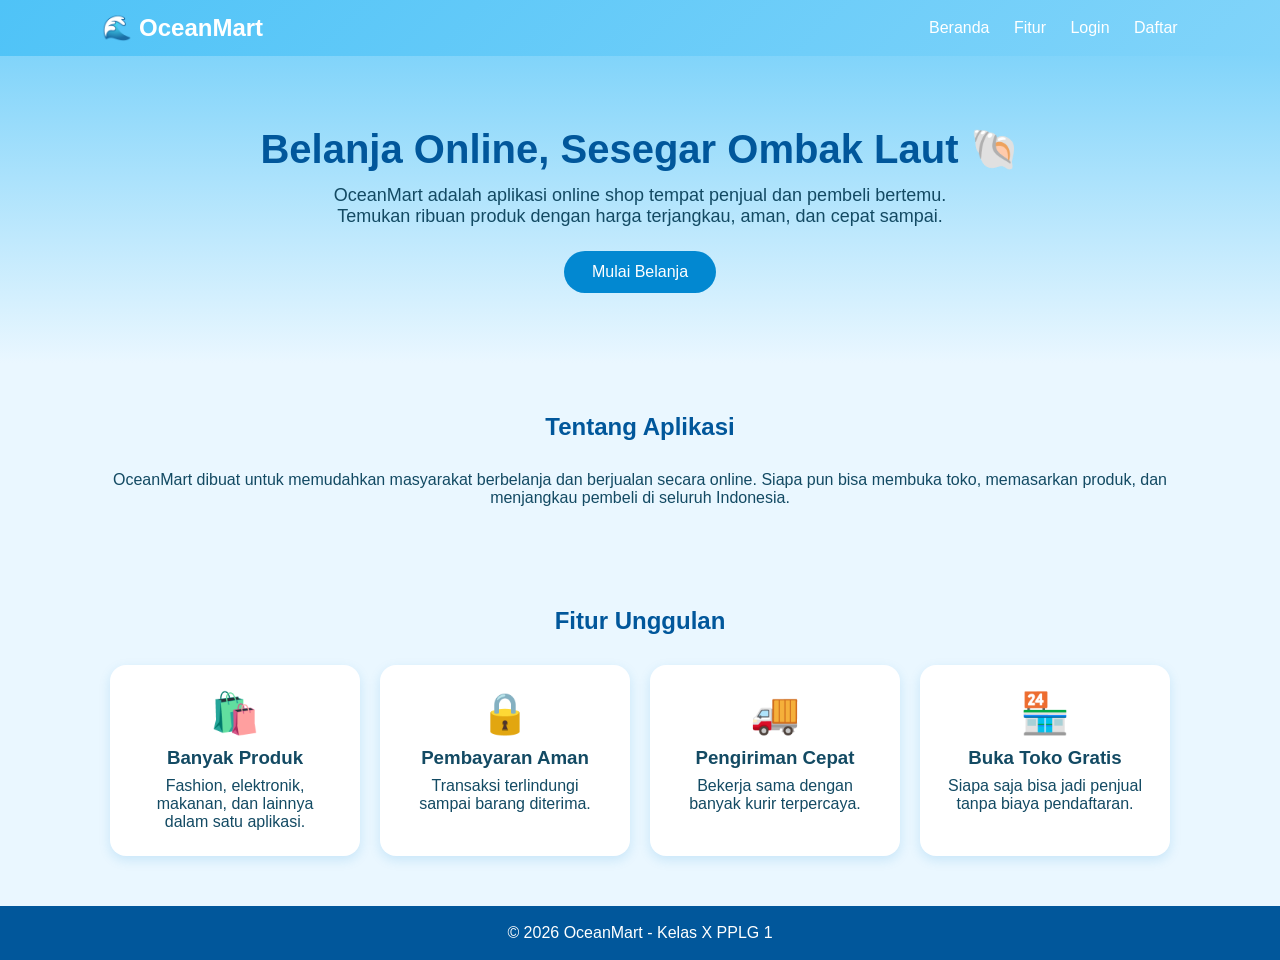
<file: index.html>
<!DOCTYPE html>
<html lang="id">
<head>
  <meta charset="UTF-8">
  <meta name="viewport" content="width=device-width, initial-scale=1.0">
  <title>OceanMart - Belanja Online Segar Seperti Laut</title>
  <link rel="stylesheet" href="style.css">
</head>
<body>
  <header>
    <div class="logo">🌊 OceanMart</div>
    <nav>
      <a href="index.html">Beranda</a>
      <a href="#fitur">Fitur</a>
      <a href="login.html">Login</a>
      <a href="register.html">Daftar</a>
    </nav>
  </header>

  <div class="hero">
    <h1>Belanja Online, Sesegar Ombak Laut 🐚</h1>
    <p>OceanMart adalah aplikasi online shop tempat penjual dan pembeli bertemu.
       Temukan ribuan produk dengan harga terjangkau, aman, dan cepat sampai.</p>
    <a href="register.html" class="btn">Mulai Belanja</a>
  </div>

  <section id="tentang">
    <h2>Tentang Aplikasi</h2>
    <p>OceanMart dibuat untuk memudahkan masyarakat berbelanja dan berjualan secara online.
       Siapa pun bisa membuka toko, memasarkan produk, dan menjangkau pembeli di seluruh Indonesia.</p>
  </section>

  <section id="fitur">
    <h2>Fitur Unggulan</h2>
    <div class="cards">
      <div class="card"><div class="icon">🛍️</div><h3>Banyak Produk</h3><p>Fashion, elektronik, makanan, dan lainnya dalam satu aplikasi.</p></div>
      <div class="card"><div class="icon">🔒</div><h3>Pembayaran Aman</h3><p>Transaksi terlindungi sampai barang diterima.</p></div>
      <div class="card"><div class="icon">🚚</div><h3>Pengiriman Cepat</h3><p>Bekerja sama dengan banyak kurir terpercaya.</p></div>
      <div class="card"><div class="icon">🏪</div><h3>Buka Toko Gratis</h3><p>Siapa saja bisa jadi penjual tanpa biaya pendaftaran.</p></div>
    </div>
  </section>

  <footer>© 2026 OceanMart - Kelas X PPLG 1</footer>
</body>
</html>
</file>
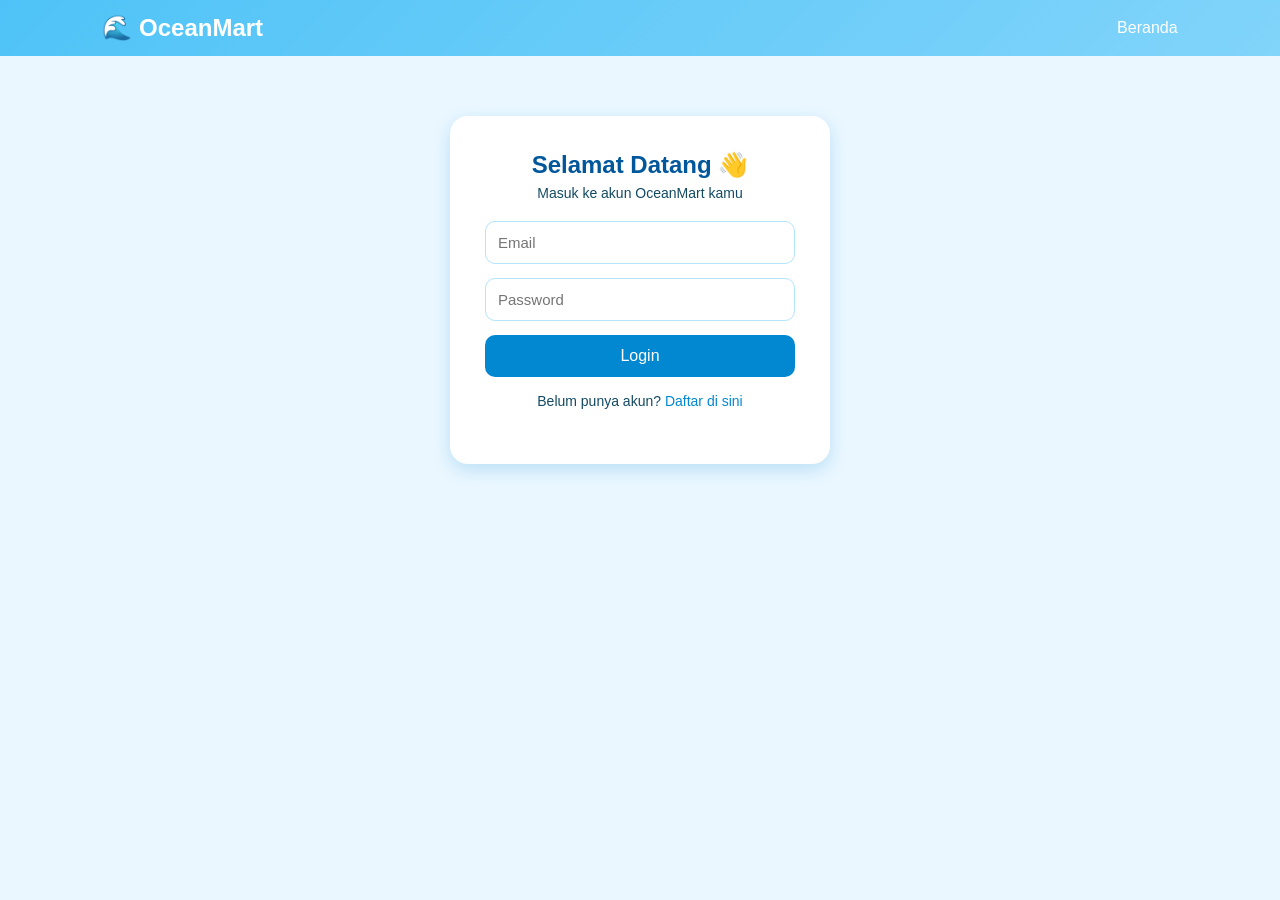
<file: login.html>
<!DOCTYPE html>
<html lang="id">
<head>
  <meta charset="UTF-8">
  <meta name="viewport" content="width=device-width, initial-scale=1.0">
  <title>Login - OceanMart</title>
  <link rel="stylesheet" href="style.css">
</head>
<body>
  <header>
    <div class="logo">🌊 OceanMart</div>
    <nav><a href="index.html">Beranda</a></nav>
  </header>

  <div class="auth-box">
    <h2>Selamat Datang 👋</h2>
    <p>Masuk ke akun OceanMart kamu</p>
    <form>
      <input type="email" placeholder="Email" required>
      <input type="password" placeholder="Password" required>
      <button type="submit" class="btn">Login</button>
    </form>
    <p style="margin-top:16px;">Belum punya akun? <a href="register.html">Daftar di sini</a></p>
  </div>
</body>
</html>
</file>
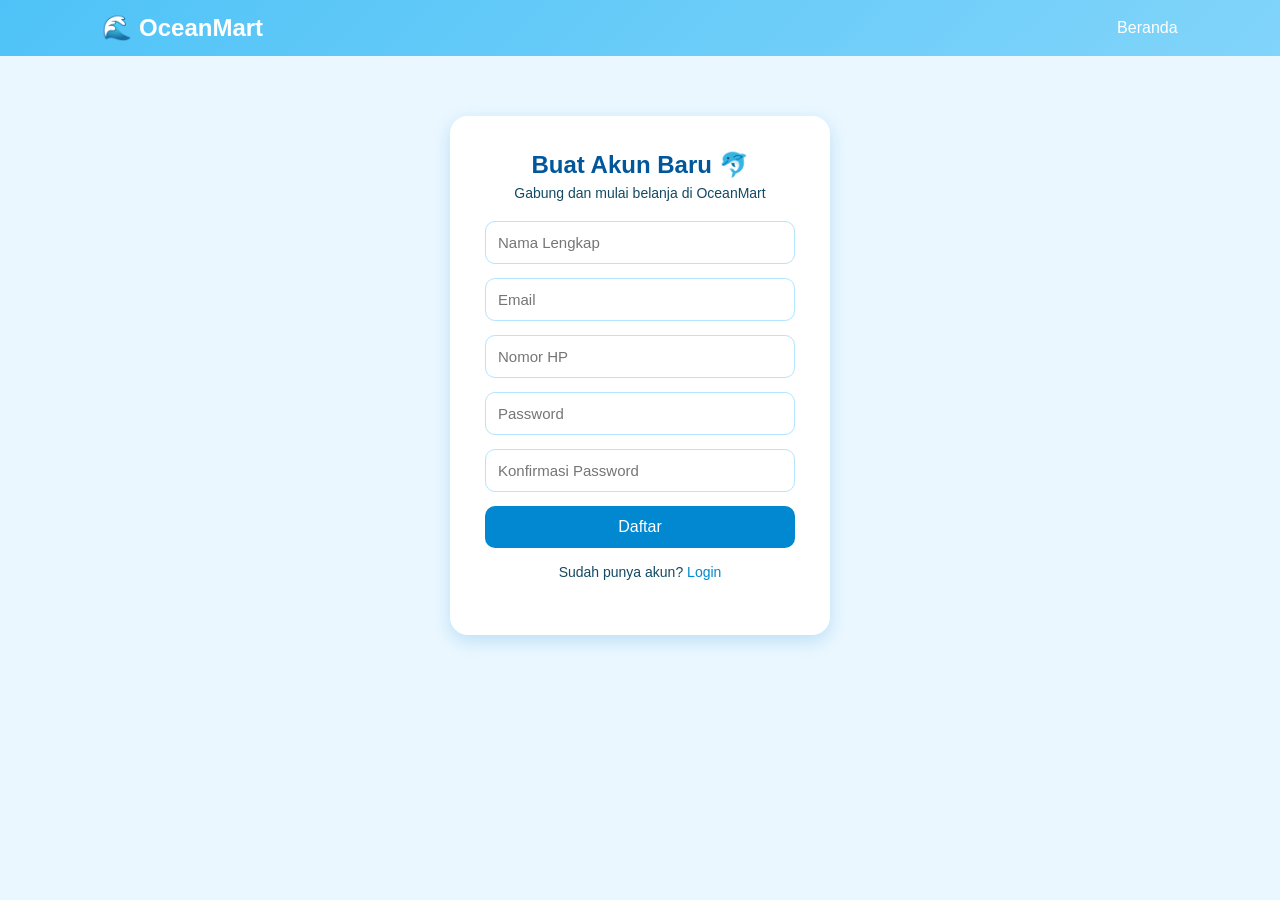
<file: register.html>
<!DOCTYPE html>
<html lang="id">
<head>
  <meta charset="UTF-8">
  <meta name="viewport" content="width=device-width, initial-scale=1.0">
  <title>Daftar - OceanMart</title>
  <link rel="stylesheet" href="style.css">
</head>
<body>
  <header>
    <div class="logo">🌊 OceanMart</div>
    <nav><a href="index.html">Beranda</a></nav>
  </header>

  <div class="auth-box">
    <h2>Buat Akun Baru 🐬</h2>
    <p>Gabung dan mulai belanja di OceanMart</p>
    <form>
      <input type="text" placeholder="Nama Lengkap" required>
      <input type="email" placeholder="Email" required>
      <input type="tel" placeholder="Nomor HP" required>
      <input type="password" placeholder="Password" required>
      <input type="password" placeholder="Konfirmasi Password" required>
      <button type="submit" class="btn">Daftar</button>
    </form>
    <p style="margin-top:16px;">Sudah punya akun? <a href="login.html">Login</a></p>
  </div>
</body>
</html>
</file>
<file: style.css>
* { margin: 0; padding: 0; box-sizing: border-box; font-family: 'Segoe UI', sans-serif; }
body { background: #eaf7ff; color: #134a63; }

/* NAVBAR */
header { background: linear-gradient(135deg, #4fc3f7, #81d4fa); padding: 14px 8%;
  display: flex; justify-content: space-between; align-items: center; color: #fff; }
header .logo { font-size: 24px; font-weight: bold; }
header nav a { color: #fff; text-decoration: none; margin-left: 20px; font-weight: 500; }
header nav a:hover { text-decoration: underline; }

/* HERO */
.hero { background: linear-gradient(180deg, #81d4fa, #eaf7ff); text-align: center; padding: 70px 8%; }
.hero h1 { font-size: 40px; margin-bottom: 12px; color: #01579b; }
.hero p { font-size: 18px; max-width: 650px; margin: 0 auto 24px; }
.btn { display: inline-block; background: #0288d1; color: #fff; padding: 12px 28px;
  border-radius: 25px; text-decoration: none; border: none; cursor: pointer; font-size: 16px; }
.btn:hover { background: #01579b; }

/* SECTION */
section { padding: 50px 8%; text-align: center; }
section h2 { margin-bottom: 30px; color: #01579b; }
.cards { display: flex; gap: 20px; flex-wrap: wrap; justify-content: center; }
.card { background: #fff; width: 250px; padding: 25px; border-radius: 16px;
  box-shadow: 0 4px 12px rgba(2,136,209,.15); }
.card .icon { font-size: 40px; margin-bottom: 10px; }
.card h3 { margin-bottom: 8px; }

footer { background: #01579b; color: #fff; text-align: center; padding: 18px; }

/* FORM LOGIN & REGISTER */
.auth-box { background: #fff; width: 380px; margin: 60px auto; padding: 35px;
  border-radius: 18px; box-shadow: 0 6px 18px rgba(2,136,209,.2); text-align: center; }
.auth-box h2 { color: #01579b; margin-bottom: 6px; }
.auth-box p { margin-bottom: 20px; font-size: 14px; }
.auth-box input { width: 100%; padding: 12px; margin-bottom: 14px; border: 1px solid #b3e5fc;
  border-radius: 10px; font-size: 15px; outline-color: #29b6f6; }
.auth-box .btn { width: 100%; border-radius: 10px; }
.auth-box a { color: #0288d1; text-decoration: none; }
</file>
